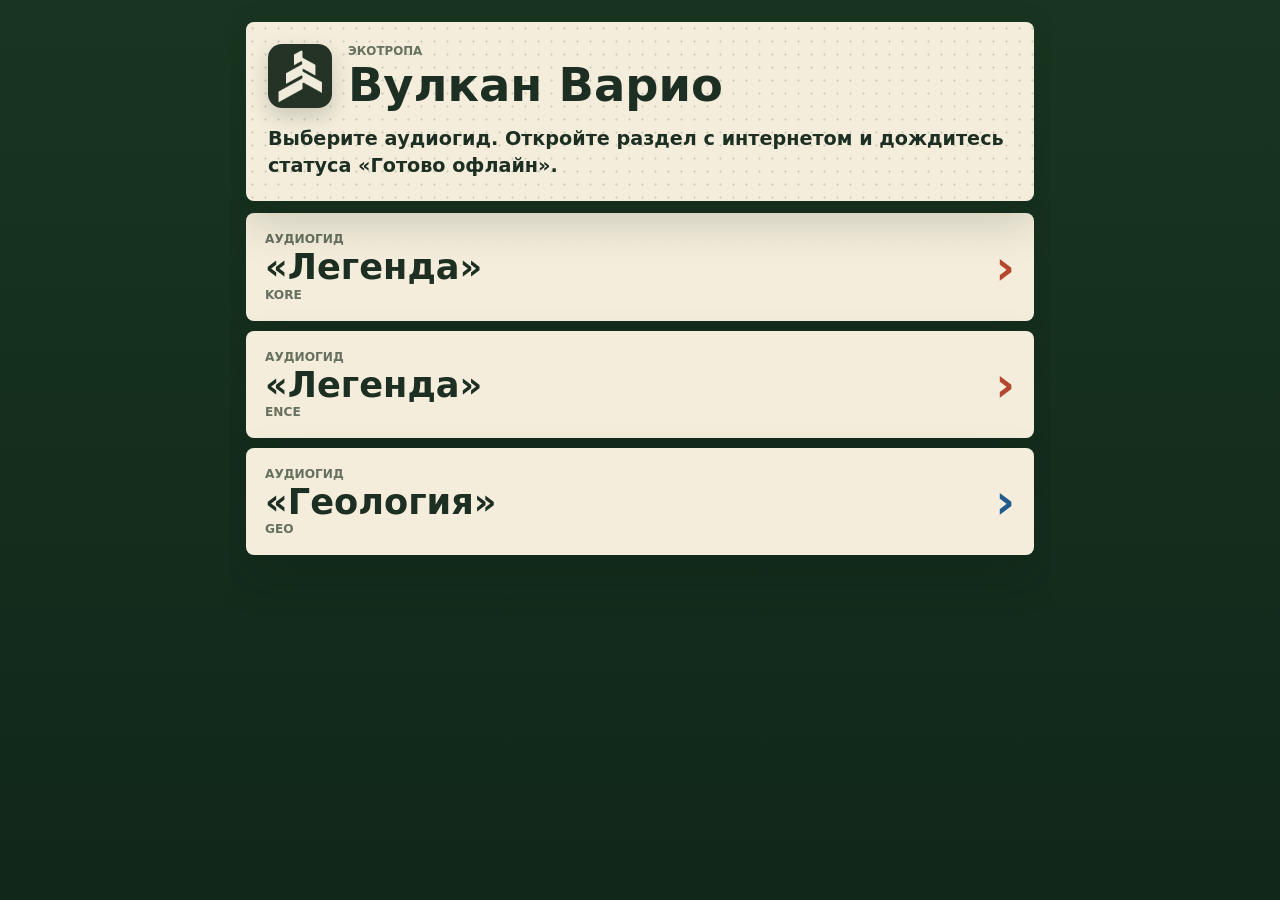
<file: index.html>
<!doctype html>
<html lang="ru">
  <head>
    <meta charset="utf-8">
    <meta name="viewport" content="width=device-width, initial-scale=1, viewport-fit=cover">
    <meta name="theme-color" content="#193521">
    <meta name="referrer" content="no-referrer">
    <meta http-equiv="Content-Security-Policy" content="default-src 'self'; base-uri 'none'; form-action 'none'; object-src 'none'; script-src 'self'; style-src 'self' 'unsafe-inline'; img-src 'self'; media-src 'self' blob:; connect-src 'self'; worker-src 'self'; manifest-src 'self'">
    <link rel="manifest" href="/manifest.webmanifest">
    <link rel="icon" href="/favicon.ico?v=16" sizes="any">
    <link rel="apple-touch-icon" href="/icon-192.png?v=16">
    <link rel="stylesheet" href="/styles.css?v=41">
    <title>Вулкан Варио</title>
  </head>
  <body>
    <main class="app app--home" aria-labelledby="app-title">
      <section class="hero home-hero">
        <header class="topbar">
          <img class="app-mark" src="/icon-192.png?v=16" width="56" height="56" alt="">
          <div>
            <p class="eyebrow">Экотропа</p>
            <h1 id="app-title">Вулкан Варио</h1>
          </div>
        </header>
        <p class="home-copy">Выберите аудиогид. Откройте раздел с интернетом и дождитесь статуса «Готово офлайн».</p>
      </section>

      <nav class="home-actions" aria-label="Аудиогиды">
        <a class="home-link home-link--legend" href="/kore/">
          <span>Аудиогид</span>
          <strong>«Легенда»</strong>
          <small>Kore</small>
        </a>
        <a class="home-link home-link--legend" href="/ence/">
          <span>Аудиогид</span>
          <strong>«Легенда»</strong>
          <small>Ence</small>
        </a>
        <a class="home-link home-link--geo" href="/geo/">
          <span>Аудиогид</span>
          <strong>«Геология»</strong>
          <small>Geo</small>
        </a>
      </nav>
    </main>
  </body>
</html>
</file>
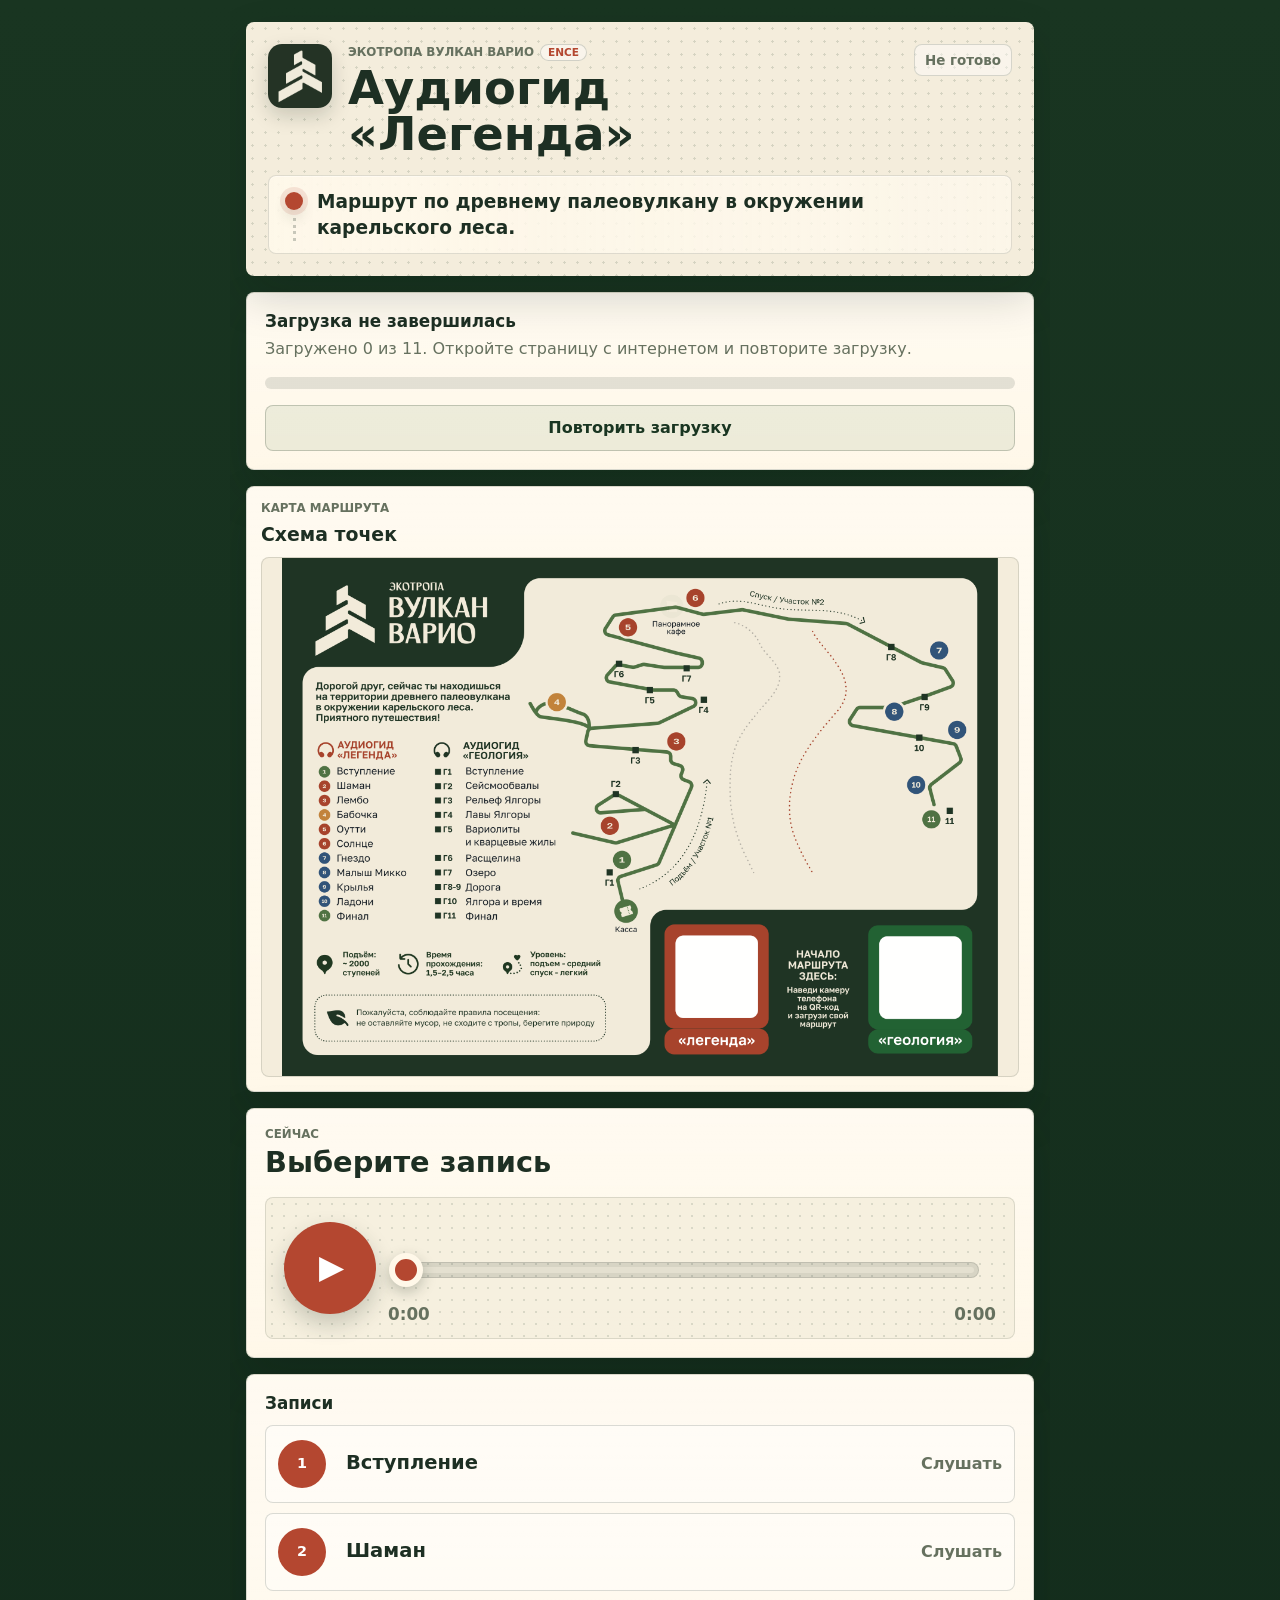
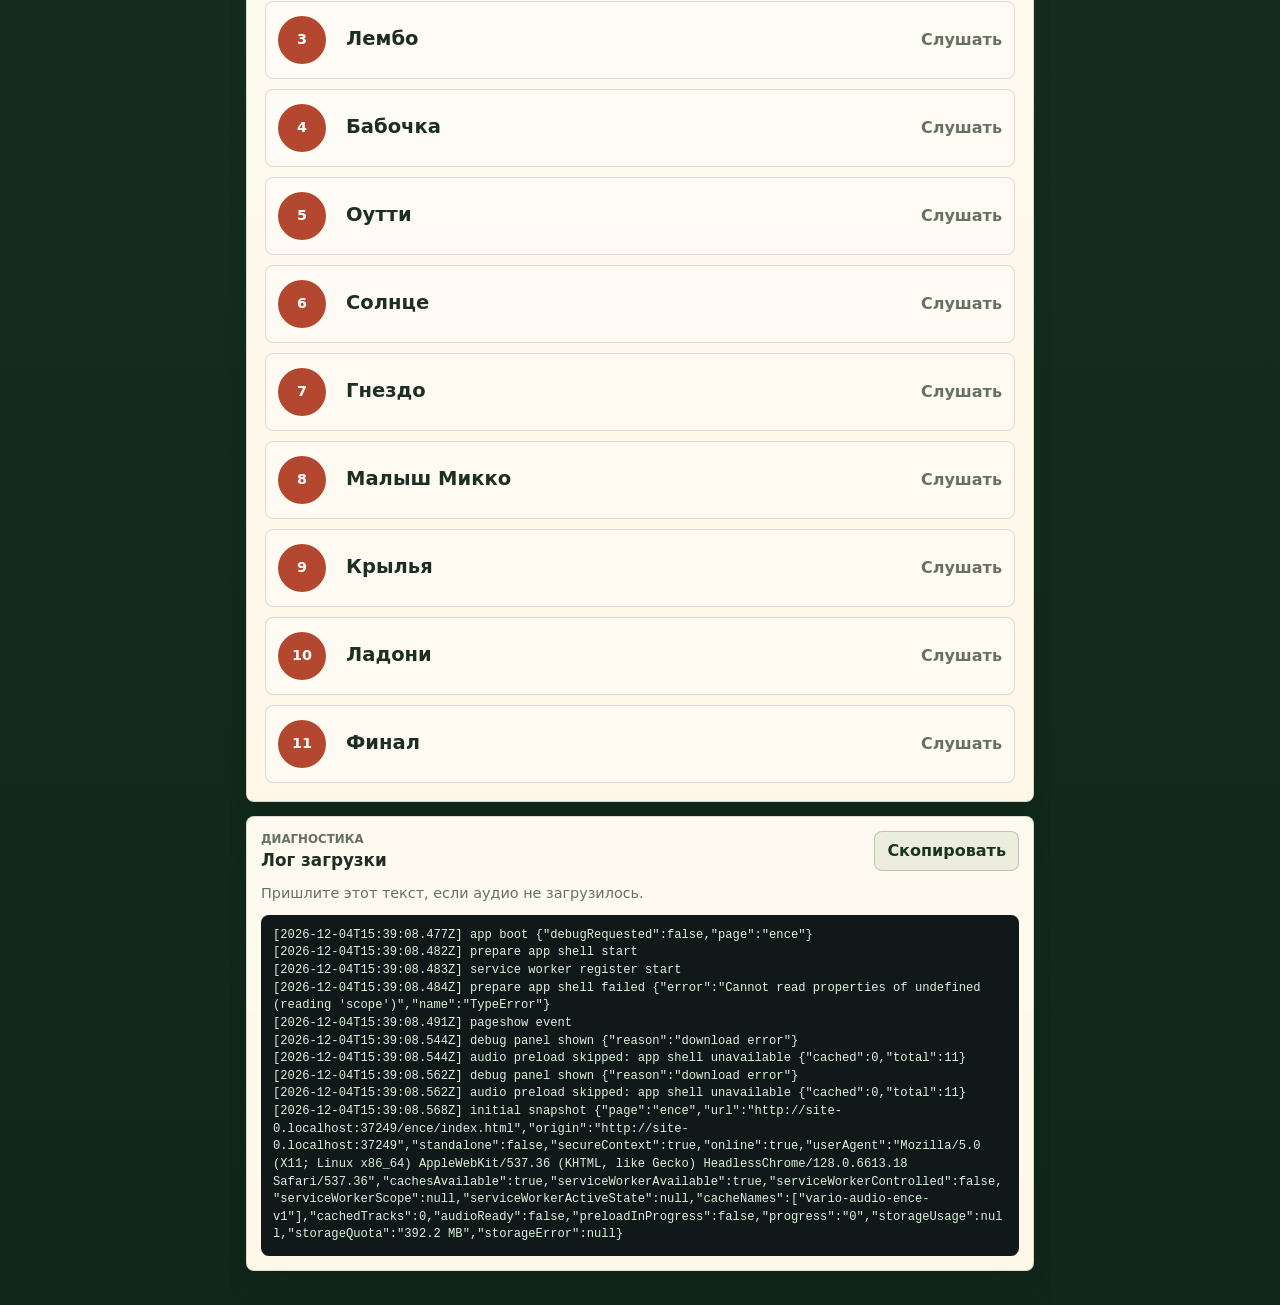
<file: ence/index.html>
<!doctype html>
<html lang="ru">
  <head>
    <meta charset="utf-8">
    <meta name="viewport" content="width=device-width, initial-scale=1, viewport-fit=cover">
    <meta name="theme-color" content="#193521">
    <meta name="referrer" content="no-referrer">
    <meta http-equiv="Content-Security-Policy" content="default-src 'self'; base-uri 'none'; form-action 'none'; object-src 'none'; script-src 'self'; style-src 'self' 'unsafe-inline'; img-src 'self'; media-src 'self' blob:; connect-src 'self'; worker-src 'self'; manifest-src 'self'">
    <meta name="apple-mobile-web-app-capable" content="yes">
    <meta name="apple-mobile-web-app-title" content="Вулкан Варио">
    <meta name="apple-mobile-web-app-status-bar-style" content="black-translucent">
    <link rel="manifest" href="/manifest-ence.webmanifest">
    <link rel="icon" href="/favicon.ico?v=16" sizes="any">
    <link rel="apple-touch-icon" href="/icon-192.png?v=16">
    <link rel="stylesheet" href="/styles.css?v=41">
    <script defer src="/app.js?v=41"></script>
    <title>Легенда | Вулкан Варио</title>
  </head>
  <body>
    <main class="app" aria-labelledby="app-title">
      <section class="hero">
        <header class="topbar">
          <img class="app-mark" src="/icon-192.png?v=16" width="56" height="56" alt="">
          <div>
            <p class="eyebrow-line"><span id="pageEyebrow" class="eyebrow">Аудиогид</span><span id="pageLabel" class="page-label" hidden></span></p>
            <h1 id="app-title">Вулкан Варио</h1>
          </div>
          <span id="connectionBadge" class="badge">Подготовка</span>
        </header>
        <p id="pageDescription" class="page-description"></p>
      </section>

      <section id="downloadSection" class="download" aria-live="polite">
        <div class="download__copy">
          <h2 id="downloadTitle">Загрузка аудио</h2>
          <p id="downloadText">Дождитесь окончания загрузки. После статуса «Готово офлайн» аудиогид можно открыть без интернета.</p>
        </div>
        <div id="progressBar" class="progress" role="progressbar" aria-valuemin="0" aria-valuemax="100" aria-valuenow="0" aria-label="Прогресс загрузки">
          <span id="progressFill"></span>
        </div>
        <button id="retryDownload" class="secondary-button" type="button" hidden>Повторить загрузку</button>
      </section>

      <section class="map-card" aria-labelledby="map-title">
        <div class="map-card__copy">
          <p class="eyebrow">Карта маршрута</p>
          <h2 id="map-title">Схема точек</h2>
        </div>
        <img class="map-card__image" src="/data/docs/map-preview.png" alt="Карта маршрута экотропы Вулкан Варио">
      </section>

      <section id="playerSection" class="player" aria-label="Плеер">
        <div class="now-playing">
          <p class="eyebrow">Сейчас</p>
          <h2 id="currentTitle">Выберите запись</h2>
        </div>
        <div class="audio-player">
          <button id="playPause" class="player-toggle" type="button" aria-label="Воспроизвести" disabled>
            <span id="playIcon" aria-hidden="true">▶</span>
          </button>
          <div class="player-main">
            <div id="seekWrap" class="seek-wrap">
              <div class="seek-track" aria-hidden="true">
                <span id="seekFill"></span>
                <span id="seekThumb"></span>
              </div>
              <input id="seekBar" class="seek-bar" type="range" min="0" max="100" value="0" step="0.1" aria-label="Позиция записи" disabled>
            </div>
            <div class="player-time" aria-hidden="true">
              <span id="currentTime">0:00</span>
              <span id="duration">0:00</span>
            </div>
          </div>
        </div>
        <audio id="audio" preload="metadata"></audio>
      </section>

      <section id="trackSection" class="track-section" aria-labelledby="track-list-title">
        <h2 id="track-list-title">Записи</h2>
        <div id="trackList" class="track-list"></div>
      </section>

      <section id="debugPanel" class="debug-panel" hidden aria-labelledby="debug-title">
        <div class="debug-panel__header">
          <div>
            <p class="eyebrow">Диагностика</p>
            <h2 id="debug-title">Лог загрузки</h2>
          </div>
          <button id="copyDebug" class="secondary-button debug-panel__copy" type="button">Скопировать</button>
        </div>
        <p class="debug-panel__hint">Пришлите этот текст, если аудио не загрузилось.</p>
        <pre id="debugLog" class="debug-log"></pre>
      </section>
    </main>
  </body>
</html>
</file>
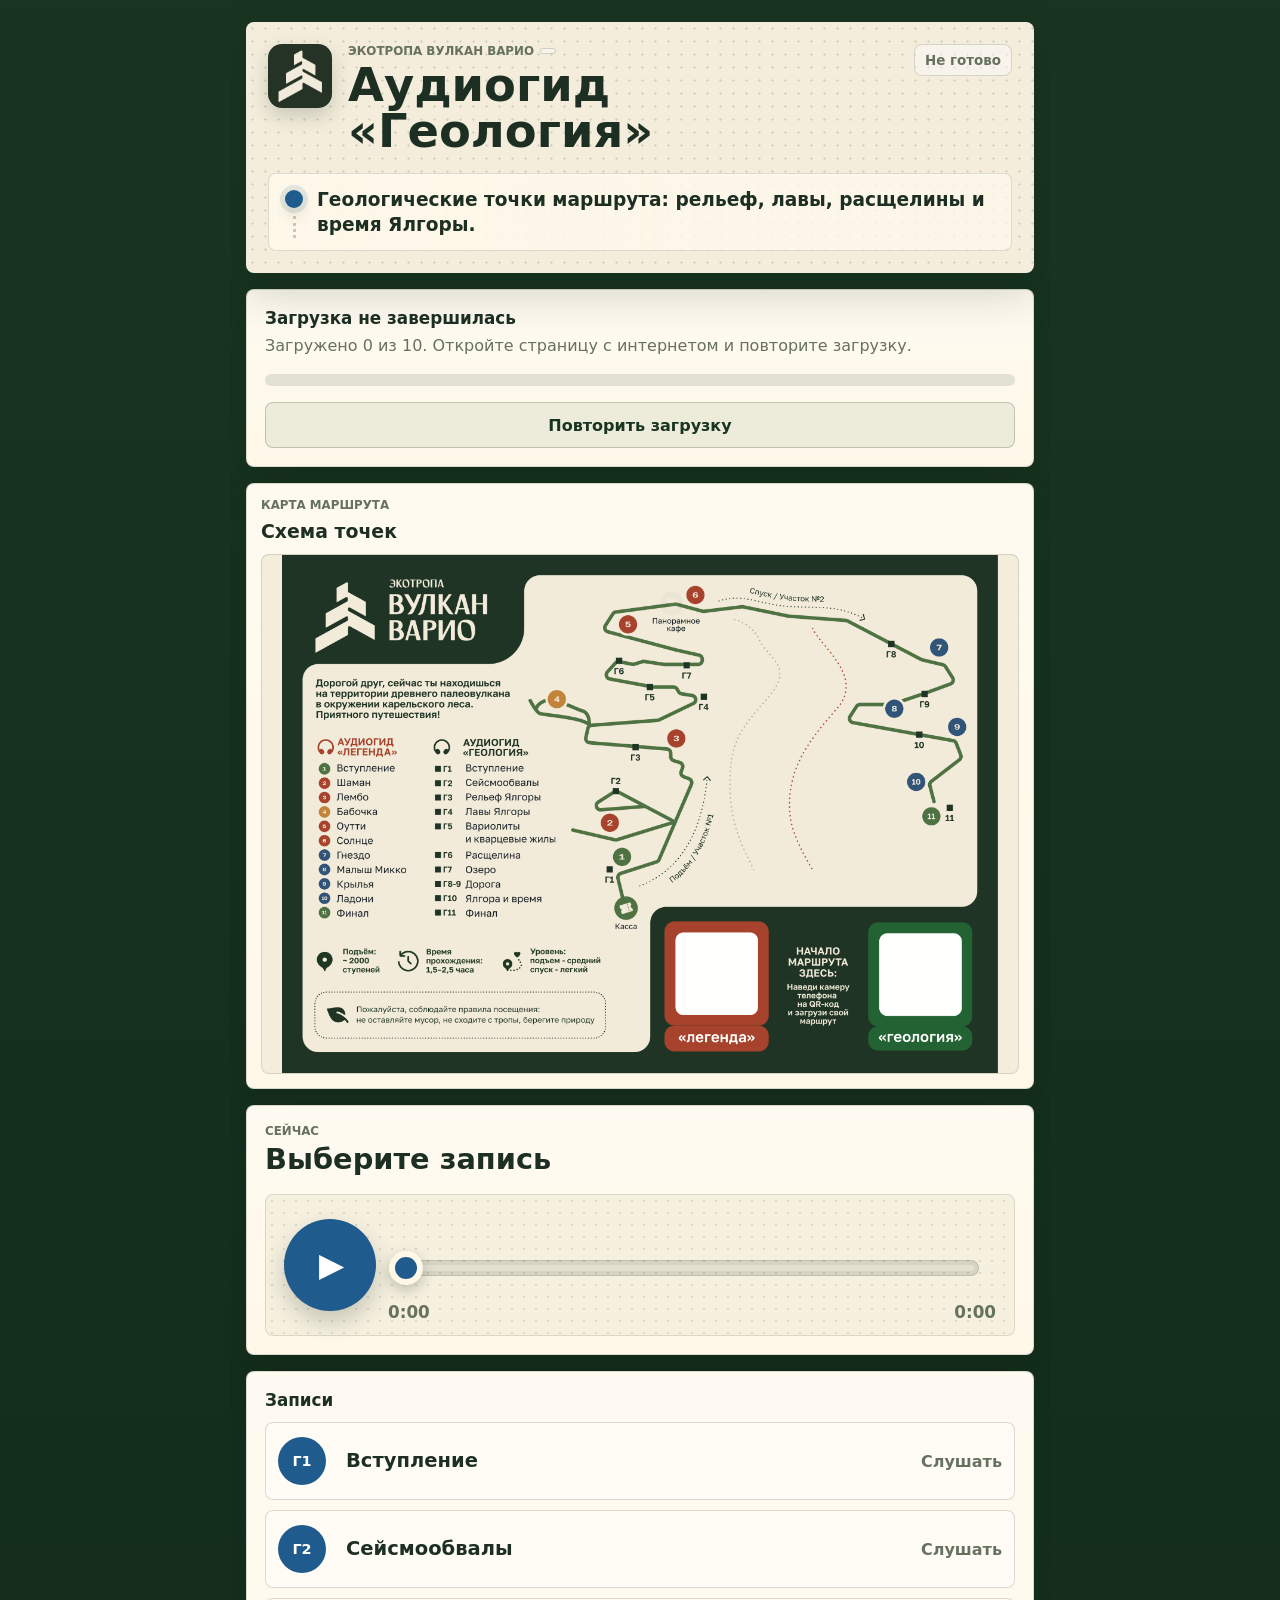
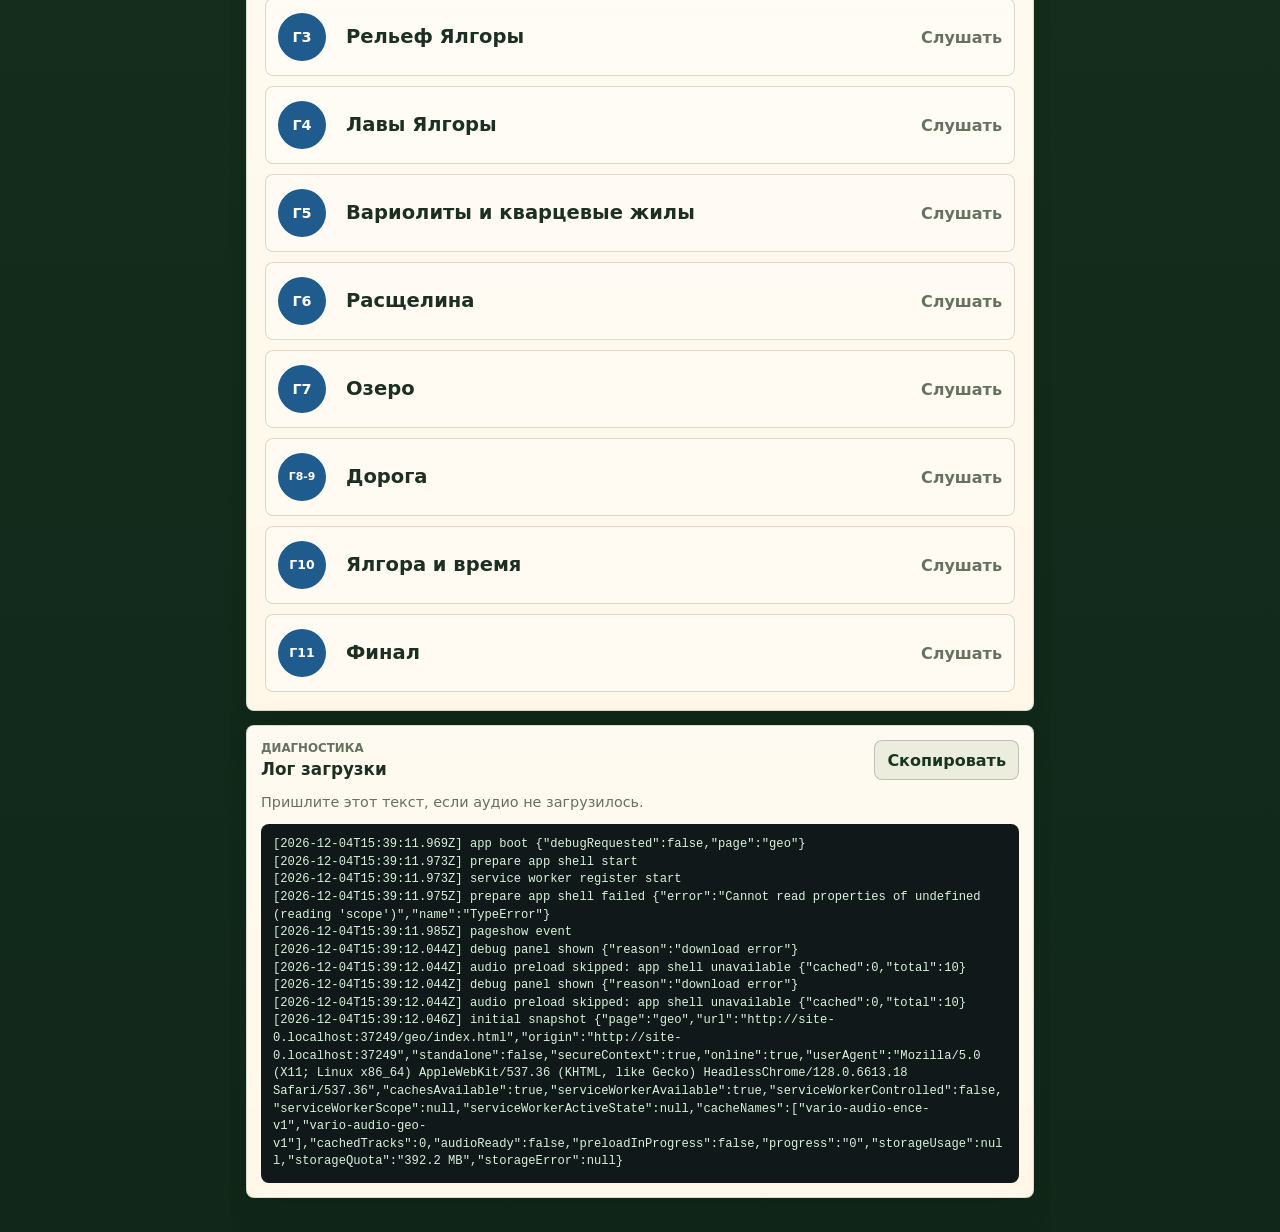
<file: geo/index.html>
<!doctype html>
<html lang="ru">
  <head>
    <meta charset="utf-8">
    <meta name="viewport" content="width=device-width, initial-scale=1, viewport-fit=cover">
    <meta name="theme-color" content="#193521">
    <meta name="referrer" content="no-referrer">
    <meta http-equiv="Content-Security-Policy" content="default-src 'self'; base-uri 'none'; form-action 'none'; object-src 'none'; script-src 'self'; style-src 'self' 'unsafe-inline'; img-src 'self'; media-src 'self' blob:; connect-src 'self'; worker-src 'self'; manifest-src 'self'">
    <meta name="apple-mobile-web-app-capable" content="yes">
    <meta name="apple-mobile-web-app-title" content="Вулкан Варио">
    <meta name="apple-mobile-web-app-status-bar-style" content="black-translucent">
    <link rel="manifest" href="/manifest-geo.webmanifest">
    <link rel="icon" href="/favicon.ico?v=16" sizes="any">
    <link rel="apple-touch-icon" href="/icon-192.png?v=16">
    <link rel="stylesheet" href="/styles.css?v=41">
    <script defer src="/app.js?v=41"></script>
    <title>Геология | Вулкан Варио</title>
  </head>
  <body>
    <main class="app" aria-labelledby="app-title">
      <section class="hero">
        <header class="topbar">
          <img class="app-mark" src="/icon-192.png?v=16" width="56" height="56" alt="">
          <div>
            <p class="eyebrow-line"><span id="pageEyebrow" class="eyebrow">Аудиогид</span><span id="pageLabel" class="page-label" hidden></span></p>
            <h1 id="app-title">Вулкан Варио</h1>
          </div>
          <span id="connectionBadge" class="badge">Подготовка</span>
        </header>
        <p id="pageDescription" class="page-description"></p>
      </section>

      <section id="downloadSection" class="download" aria-live="polite">
        <div class="download__copy">
          <h2 id="downloadTitle">Загрузка аудио</h2>
          <p id="downloadText">Дождитесь окончания загрузки. После статуса «Готово офлайн» аудиогид можно открыть без интернета.</p>
        </div>
        <div id="progressBar" class="progress" role="progressbar" aria-valuemin="0" aria-valuemax="100" aria-valuenow="0" aria-label="Прогресс загрузки">
          <span id="progressFill"></span>
        </div>
        <button id="retryDownload" class="secondary-button" type="button" hidden>Повторить загрузку</button>
      </section>

      <section class="map-card" aria-labelledby="map-title">
        <div class="map-card__copy">
          <p class="eyebrow">Карта маршрута</p>
          <h2 id="map-title">Схема точек</h2>
        </div>
        <img class="map-card__image" src="/data/docs/map-preview.png" alt="Карта маршрута экотропы Вулкан Варио">
      </section>

      <section id="playerSection" class="player" aria-label="Плеер">
        <div class="now-playing">
          <p class="eyebrow">Сейчас</p>
          <h2 id="currentTitle">Выберите запись</h2>
        </div>
        <div class="audio-player">
          <button id="playPause" class="player-toggle" type="button" aria-label="Воспроизвести" disabled>
            <span id="playIcon" aria-hidden="true">▶</span>
          </button>
          <div class="player-main">
            <div id="seekWrap" class="seek-wrap">
              <div class="seek-track" aria-hidden="true">
                <span id="seekFill"></span>
                <span id="seekThumb"></span>
              </div>
              <input id="seekBar" class="seek-bar" type="range" min="0" max="100" value="0" step="0.1" aria-label="Позиция записи" disabled>
            </div>
            <div class="player-time" aria-hidden="true">
              <span id="currentTime">0:00</span>
              <span id="duration">0:00</span>
            </div>
          </div>
        </div>
        <audio id="audio" preload="metadata"></audio>
      </section>

      <section id="trackSection" class="track-section" aria-labelledby="track-list-title">
        <h2 id="track-list-title">Записи</h2>
        <div id="trackList" class="track-list"></div>
      </section>

      <section id="debugPanel" class="debug-panel" hidden aria-labelledby="debug-title">
        <div class="debug-panel__header">
          <div>
            <p class="eyebrow">Диагностика</p>
            <h2 id="debug-title">Лог загрузки</h2>
          </div>
          <button id="copyDebug" class="secondary-button debug-panel__copy" type="button">Скопировать</button>
        </div>
        <p class="debug-panel__hint">Пришлите этот текст, если аудио не загрузилось.</p>
        <pre id="debugLog" class="debug-log"></pre>
      </section>
    </main>
  </body>
</html>
</file>
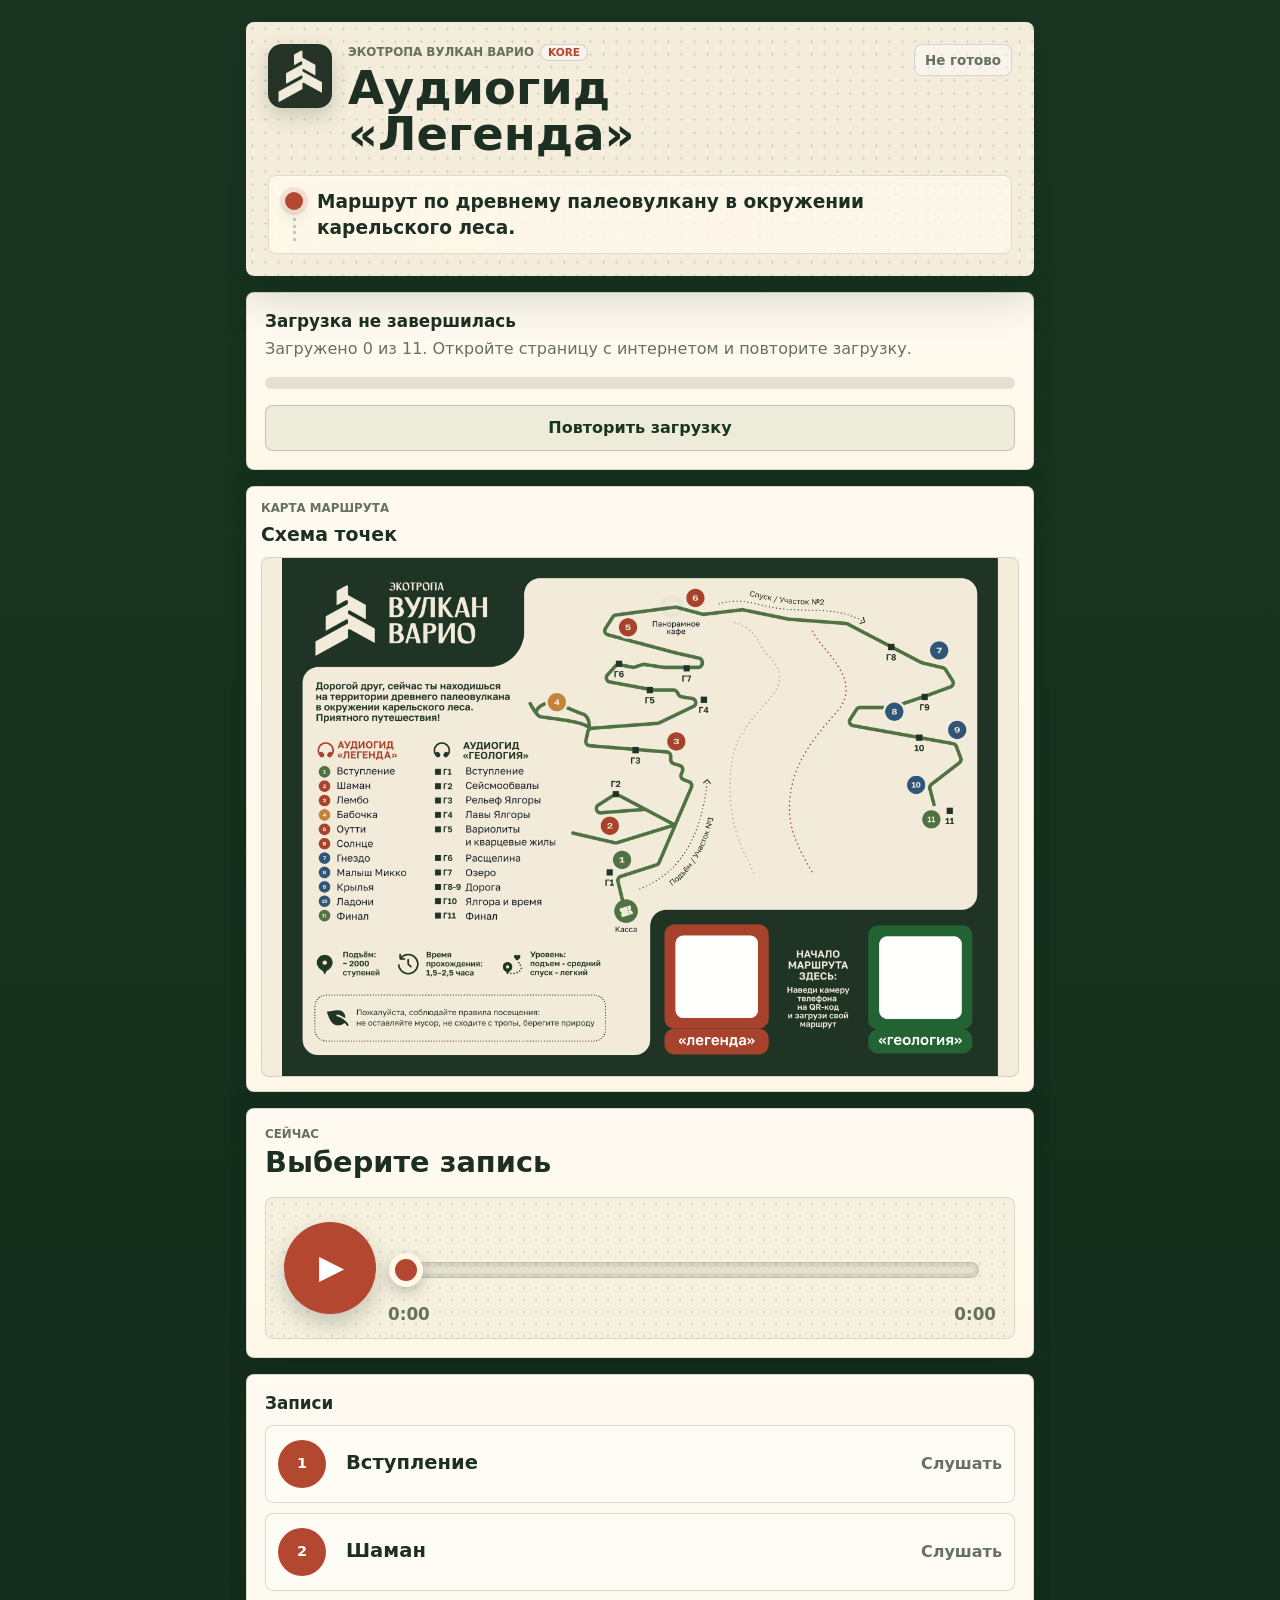
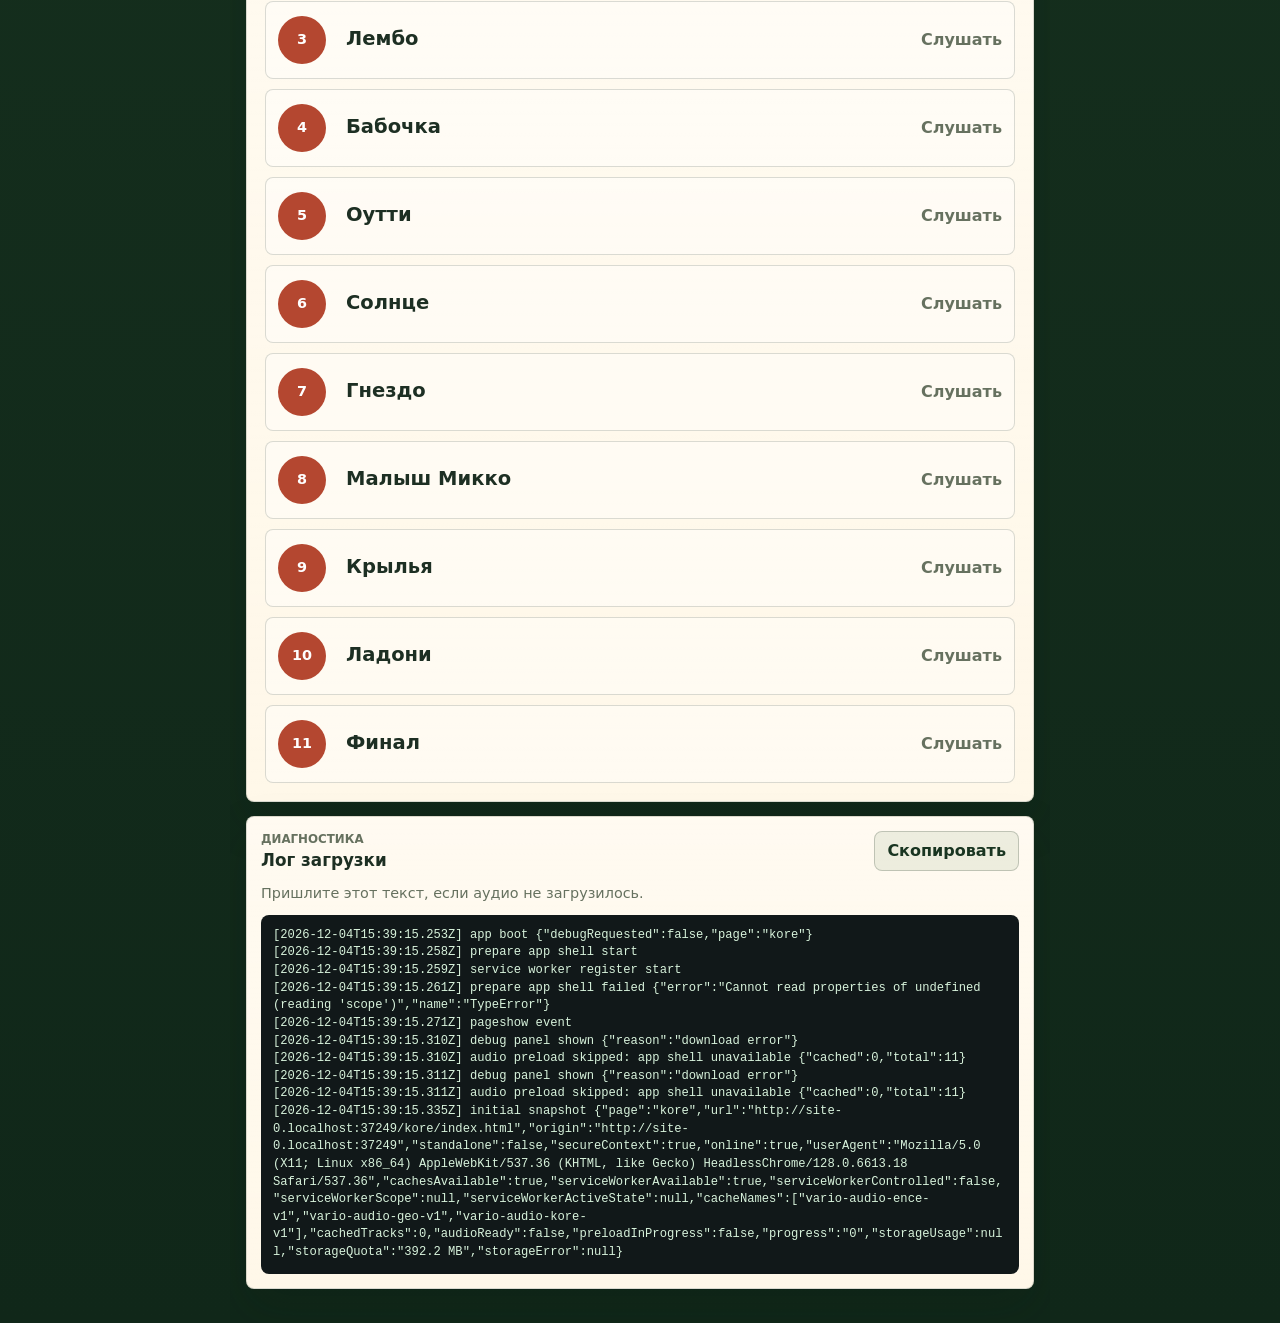
<file: kore/index.html>
<!doctype html>
<html lang="ru">
  <head>
    <meta charset="utf-8">
    <meta name="viewport" content="width=device-width, initial-scale=1, viewport-fit=cover">
    <meta name="theme-color" content="#193521">
    <meta name="referrer" content="no-referrer">
    <meta http-equiv="Content-Security-Policy" content="default-src 'self'; base-uri 'none'; form-action 'none'; object-src 'none'; script-src 'self'; style-src 'self' 'unsafe-inline'; img-src 'self'; media-src 'self' blob:; connect-src 'self'; worker-src 'self'; manifest-src 'self'">
    <meta name="apple-mobile-web-app-capable" content="yes">
    <meta name="apple-mobile-web-app-title" content="Вулкан Варио">
    <meta name="apple-mobile-web-app-status-bar-style" content="black-translucent">
    <link rel="manifest" href="/manifest-kore.webmanifest">
    <link rel="icon" href="/favicon.ico?v=16" sizes="any">
    <link rel="apple-touch-icon" href="/icon-192.png?v=16">
    <link rel="stylesheet" href="/styles.css?v=41">
    <script defer src="/app.js?v=41"></script>
    <title>Легенда | Вулкан Варио</title>
  </head>
  <body>
    <main class="app" aria-labelledby="app-title">
      <section class="hero">
        <header class="topbar">
          <img class="app-mark" src="/icon-192.png?v=16" width="56" height="56" alt="">
          <div>
            <p class="eyebrow-line"><span id="pageEyebrow" class="eyebrow">Аудиогид</span><span id="pageLabel" class="page-label" hidden></span></p>
            <h1 id="app-title">Вулкан Варио</h1>
          </div>
          <span id="connectionBadge" class="badge">Подготовка</span>
        </header>
        <p id="pageDescription" class="page-description"></p>
      </section>

      <section id="downloadSection" class="download" aria-live="polite">
        <div class="download__copy">
          <h2 id="downloadTitle">Загрузка аудио</h2>
          <p id="downloadText">Дождитесь окончания загрузки. После статуса «Готово офлайн» аудиогид можно открыть без интернета.</p>
        </div>
        <div id="progressBar" class="progress" role="progressbar" aria-valuemin="0" aria-valuemax="100" aria-valuenow="0" aria-label="Прогресс загрузки">
          <span id="progressFill"></span>
        </div>
        <button id="retryDownload" class="secondary-button" type="button" hidden>Повторить загрузку</button>
      </section>

      <section class="map-card" aria-labelledby="map-title">
        <div class="map-card__copy">
          <p class="eyebrow">Карта маршрута</p>
          <h2 id="map-title">Схема точек</h2>
        </div>
        <img class="map-card__image" src="/data/docs/map-preview.png" alt="Карта маршрута экотропы Вулкан Варио">
      </section>

      <section id="playerSection" class="player" aria-label="Плеер">
        <div class="now-playing">
          <p class="eyebrow">Сейчас</p>
          <h2 id="currentTitle">Выберите запись</h2>
        </div>
        <div class="audio-player">
          <button id="playPause" class="player-toggle" type="button" aria-label="Воспроизвести" disabled>
            <span id="playIcon" aria-hidden="true">▶</span>
          </button>
          <div class="player-main">
            <div id="seekWrap" class="seek-wrap">
              <div class="seek-track" aria-hidden="true">
                <span id="seekFill"></span>
                <span id="seekThumb"></span>
              </div>
              <input id="seekBar" class="seek-bar" type="range" min="0" max="100" value="0" step="0.1" aria-label="Позиция записи" disabled>
            </div>
            <div class="player-time" aria-hidden="true">
              <span id="currentTime">0:00</span>
              <span id="duration">0:00</span>
            </div>
          </div>
        </div>
        <audio id="audio" preload="metadata"></audio>
      </section>

      <section id="trackSection" class="track-section" aria-labelledby="track-list-title">
        <h2 id="track-list-title">Записи</h2>
        <div id="trackList" class="track-list"></div>
      </section>

      <section id="debugPanel" class="debug-panel" hidden aria-labelledby="debug-title">
        <div class="debug-panel__header">
          <div>
            <p class="eyebrow">Диагностика</p>
            <h2 id="debug-title">Лог загрузки</h2>
          </div>
          <button id="copyDebug" class="secondary-button debug-panel__copy" type="button">Скопировать</button>
        </div>
        <p class="debug-panel__hint">Пришлите этот текст, если аудио не загрузилось.</p>
        <pre id="debugLog" class="debug-log"></pre>
      </section>
    </main>
  </body>
</html>
</file>
<file: styles.css>
:root {
  color-scheme: light;
  --forest: #193521;
  --forest-deep: #102719;
  --forest-2: #254c2d;
  --paper: #f4eddc;
  --paper-2: #fff8e9;
  --ink: #1d2f23;
  --muted: #66715f;
  --line: rgba(29, 47, 35, 0.16);
  --legend: #b44730;
  --geo: #1f5b8d;
  --ready: #4f7f45;
  --shadow: 0 20px 45px rgba(10, 28, 16, 0.18);
}

* {
  box-sizing: border-box;
}

body {
  min-height: 100vh;
  margin: 0;
  background: linear-gradient(180deg, var(--forest) 0%, var(--forest-deep) 100%);
  color: var(--ink);
  font-family: Inter, ui-sans-serif, system-ui, -apple-system, BlinkMacSystemFont, "Segoe UI", sans-serif;
}

button,
audio {
  font: inherit;
}

button {
  -webkit-tap-highlight-color: transparent;
}

.app {
  width: min(560px, 100%);
  min-height: 100vh;
  overflow-x: hidden;
  margin: 0 auto;
  padding: max(12px, env(safe-area-inset-top)) 10px max(24px, env(safe-area-inset-bottom));
}

.app--home {
  display: grid;
  align-content: start;
  gap: 12px;
}

.hero {
  position: relative;
  overflow: hidden;
  display: grid;
  gap: 14px;
  border-radius: 8px;
  padding: 16px;
  background:
    radial-gradient(rgba(25, 53, 33, 0.14) 1px, transparent 1.2px) 0 0 / 13px 13px,
    var(--paper);
  box-shadow: var(--shadow);
}

.topbar {
  display: grid;
  grid-template-columns: 56px 1fr;
  gap: 12px;
  align-items: start;
}

.topbar > div {
  min-width: 0;
}

.app-mark {
  display: block;
  width: 56px;
  height: 56px;
  border-radius: 14px;
  box-shadow: 0 8px 20px rgba(10, 28, 16, 0.18);
}

.eyebrow {
  margin: 0 0 4px;
  color: var(--muted);
  font-size: 0.74rem;
  font-weight: 900;
  letter-spacing: 0;
  text-transform: uppercase;
}

.eyebrow-line {
  display: flex;
  flex-wrap: wrap;
  gap: 6px;
  align-items: center;
  margin: 0 0 4px;
}

.eyebrow-line .eyebrow {
  margin: 0;
}

.page-label {
  display: inline-flex;
  align-items: center;
  border: 1px solid rgba(29, 47, 35, 0.18);
  border-radius: 999px;
  padding: 2px 7px;
  background: rgba(255, 255, 255, 0.42);
  color: var(--accent-color);
  font-size: 0.66rem;
  font-weight: 900;
  line-height: 1;
  letter-spacing: 0;
}

h1,
h2,
p {
  overflow-wrap: anywhere;
}

h1 {
  margin: 0;
  color: var(--ink);
  font-size: clamp(1.62rem, 7.4vw, 2.9rem);
  line-height: 1;
  letter-spacing: 0;
  overflow-wrap: anywhere;
}

h2 {
  margin: 0;
  font-size: 1.05rem;
  letter-spacing: 0;
}

.page-description {
  position: relative;
  min-width: 0;
  max-width: none;
  margin: 0;
  border: 1px solid rgba(29, 47, 35, 0.14);
  border-radius: 8px;
  padding: 13px 14px 13px 48px;
  background:
    linear-gradient(90deg, rgba(255, 248, 233, 0.86), rgba(255, 248, 233, 0.56)),
    rgba(255, 255, 255, 0.34);
  color: var(--ink);
  font-size: clamp(1rem, 3.7vw, 1.16rem);
  font-weight: 850;
  line-height: 1.36;
  overflow-wrap: anywhere;
  box-shadow: inset 0 1px 0 rgba(255, 255, 255, 0.36);
}

.page-description::before {
  content: "";
  position: absolute;
  top: 16px;
  left: 16px;
  width: 18px;
  height: 18px;
  border-radius: 50%;
  background: var(--accent-color);
  box-shadow:
    0 0 0 5px rgba(180, 71, 48, 0.12),
    0 8px 14px rgba(29, 47, 35, 0.12);
}

body[data-page="geo"] .page-description::before {
  box-shadow:
    0 0 0 5px rgba(31, 91, 141, 0.12),
    0 8px 14px rgba(29, 47, 35, 0.12);
}

.page-description::after {
  content: "";
  position: absolute;
  top: 42px;
  bottom: 12px;
  left: 24px;
  border-left: 3px dotted rgba(29, 47, 35, 0.24);
}

.home-hero {
  min-height: 0;
}

.home-copy {
  margin: 0;
  color: var(--ink);
  font-size: clamp(1rem, 4vw, 1.2rem);
  font-weight: 850;
  line-height: 1.38;
}

.home-actions {
  display: grid;
  gap: 10px;
}

.home-link {
  display: grid;
  grid-template-columns: 1fr auto;
  gap: 3px 12px;
  min-height: 104px;
  align-items: center;
  border: 1px solid rgba(244, 237, 220, 0.18);
  border-radius: 8px;
  padding: 18px;
  background:
    radial-gradient(rgba(244, 237, 220, 0.16) 1px, transparent 1.2px) 0 0 / 13px 13px,
    var(--paper);
  color: var(--ink);
  text-decoration: none;
  box-shadow: var(--shadow);
}

.home-link::after {
  content: "›";
  grid-row: 1 / span 3;
  grid-column: 2;
  color: var(--accent-color);
  font-size: 3rem;
  font-weight: 900;
  line-height: 1;
}

.home-link span,
.home-link small {
  color: var(--muted);
  font-size: 0.76rem;
  font-weight: 900;
  letter-spacing: 0;
  text-transform: uppercase;
}

.home-link strong {
  color: var(--ink);
  font-size: clamp(1.45rem, 7vw, 2.2rem);
  line-height: 1;
}

.home-link--legend {
  --accent-color: var(--legend);
}

.home-link--geo {
  --accent-color: var(--geo);
}

.badge {
  display: inline-flex;
  width: fit-content;
  grid-column: 2;
  min-height: 32px;
  align-items: center;
  justify-content: center;
  border: 1px solid var(--line);
  border-radius: 8px;
  padding: 6px 10px;
  background: rgba(255, 255, 255, 0.42);
  color: var(--muted);
  font-size: 0.84rem;
  font-weight: 900;
  white-space: nowrap;
}

.badge.is-ready {
  border-color: rgba(79, 127, 69, 0.35);
  background: rgba(79, 127, 69, 0.13);
  color: var(--ready);
}

.route-nav {
  display: grid;
  grid-template-columns: repeat(3, minmax(0, 1fr));
  gap: 5px;
}

.route-link {
  display: inline-flex;
  min-height: 46px;
  align-items: center;
  justify-content: center;
  border: 1px solid var(--line);
  border-radius: 8px;
  padding: 7px 6px;
  background: rgba(255, 255, 255, 0.36);
  color: var(--ink);
  font-size: 0.84rem;
  font-weight: 900;
  line-height: 1.12;
  text-align: center;
  text-decoration: none;
}

.route-link.is-active {
  border-color: transparent;
  background: var(--accent-color, var(--legend));
  color: white;
}

body[data-page="geo"] {
  --accent-color: var(--geo);
}

body[data-page="legend"],
body[data-page="home"] {
  --accent-color: var(--legend);
}

.download,
.install,
.player,
.track-section,
.debug-panel {
  border: 1px solid var(--line);
  border-radius: 8px;
  background:
    linear-gradient(180deg, rgba(255, 255, 255, 0.36), rgba(255, 255, 255, 0)),
    var(--paper-2);
  box-shadow: var(--shadow);
}

.download {
  display: grid;
  gap: 16px;
  margin-top: 12px;
  padding: 14px;
}

.download[hidden],
.player[hidden],
.track-section[hidden] {
  display: none;
}

.download__copy p {
  margin: 6px 0 0;
  color: var(--muted);
  line-height: 1.5;
}

.progress {
  position: relative;
  height: 12px;
  overflow: hidden;
  border-radius: 999px;
  background: rgba(29, 47, 35, 0.12);
}

.progress span {
  display: block;
  width: 0%;
  height: 100%;
  border-radius: inherit;
  background: linear-gradient(90deg, var(--forest-2), var(--accent-color));
  transition: width 180ms ease;
}

.install {
  margin-top: 10px;
  padding: 14px;
}

.install[hidden] {
  display: none;
}

.map-card {
  display: grid;
  gap: 12px;
  margin-top: 12px;
  border: 1px solid var(--line);
  border-radius: 8px;
  padding: 14px;
  background:
    linear-gradient(180deg, rgba(255, 255, 255, 0.32), rgba(255, 255, 255, 0)),
    var(--paper-2);
  color: var(--ink);
  box-shadow: var(--shadow);
}

.map-card__image {
  display: block;
  width: 100%;
  max-height: 440px;
  border: 1px solid rgba(29, 47, 35, 0.14);
  border-radius: 8px;
  object-fit: contain;
  background: var(--paper);
}

.map-card__copy {
  display: grid;
  gap: 5px;
  min-width: 0;
}

.map-card__copy h2 {
  color: var(--ink);
  font-size: 1.18rem;
  font-weight: 900;
  line-height: 1.1;
}

.install--ios {
  display: grid;
  gap: 10px;
  margin-top: 8px;
  border-style: dashed;
  border-color: rgba(29, 47, 35, 0.26);
  padding: 12px 14px;
  background:
    radial-gradient(rgba(25, 53, 33, 0.12) 1px, transparent 1.2px) 0 0 / 12px 12px,
    rgba(244, 237, 220, 0.78);
  box-shadow: none;
}

.ios-install__header {
  display: grid;
  grid-template-columns: 34px 1fr;
  gap: 10px;
  align-items: center;
}

.ios-install__mark {
  display: inline-flex;
  width: 34px;
  height: 34px;
  align-items: center;
  justify-content: center;
  border-radius: 50%;
  background: var(--forest);
  color: white;
  font-size: 0.78rem;
  font-weight: 900;
}

.ios-install__header h2 {
  font-size: 1rem;
  line-height: 1.2;
}

.ios-steps {
  display: grid;
  gap: 8px;
  margin: 0;
  padding: 0;
  list-style: none;
}

.ios-steps li {
  display: grid;
  grid-template-columns: 24px 1fr;
  gap: 8px;
  align-items: start;
}

.ios-steps span {
  display: inline-flex;
  width: 22px;
  height: 22px;
  align-items: center;
  justify-content: center;
  border-radius: 50%;
  background: rgba(180, 71, 48, 0.15);
  color: var(--forest);
  font-size: 0.78rem;
  font-weight: 900;
}

.ios-steps p {
  margin: 1px 0 0;
  color: var(--ink);
  font-size: 0.88rem;
  font-weight: 800;
  line-height: 1.32;
}

.primary-button,
.secondary-button {
  width: 100%;
  min-height: 46px;
  border-radius: 8px;
  cursor: pointer;
  font-weight: 900;
}

.primary-button {
  border: 0;
  background: var(--accent-color);
  color: white;
}

.primary-button:disabled {
  cursor: wait;
  opacity: 0.58;
}

.secondary-button {
  border: 1px solid rgba(29, 47, 35, 0.22);
  background: rgba(79, 127, 69, 0.1);
  color: var(--forest);
}

.secondary-button[hidden] {
  display: none;
}

.primary-button:not(:disabled):active,
.secondary-button:active,
.track-button:not(:disabled):active {
  transform: translateY(1px);
}

.player {
  display: grid;
  gap: 18px;
  margin-top: 12px;
  padding: 18px;
}

.now-playing h2 {
  font-size: clamp(1.35rem, 5vw, 1.8rem);
}

audio {
  display: none;
}

.audio-player {
  display: grid;
  grid-template-columns: 74px minmax(0, 1fr);
  gap: 12px;
  align-items: center;
  min-height: 132px;
  border: 1px solid rgba(29, 47, 35, 0.13);
  border-radius: 8px;
  padding: 16px;
  background:
    radial-gradient(rgba(25, 53, 33, 0.13) 1px, transparent 1.2px) 0 0 / 12px 12px,
    rgba(244, 237, 220, 0.78);
}

.player-toggle {
  display: inline-flex;
  width: 74px;
  height: 74px;
  align-items: center;
  justify-content: center;
  border: 0;
  border-radius: 50%;
  background: var(--accent-color);
  color: white;
  box-shadow: 0 10px 22px rgba(29, 47, 35, 0.22);
  cursor: pointer;
  font-size: 2.05rem;
  font-weight: 900;
  line-height: 1;
  -webkit-tap-highlight-color: transparent;
}

.player-toggle span {
  display: inline-block;
  margin-left: 3px;
}

.player-toggle.is-playing span {
  margin-left: 0;
  transform: translateY(-1px);
}

.player-toggle:disabled {
  cursor: wait;
  filter: grayscale(0.55);
  opacity: 0.56;
}

.player-toggle:not(:disabled):active {
  transform: translateY(1px);
}

.player-main {
  display: grid;
  gap: 14px;
  min-width: 0;
  transform: translateY(17px);
}

.seek-wrap {
  --seek-progress: 0%;
  position: relative;
  height: 44px;
}

.seek-track {
  position: absolute;
  right: 17px;
  left: 17px;
  top: 14px;
  height: 16px;
  overflow: visible;
  border: 1px solid rgba(29, 47, 35, 0.12);
  border-radius: 999px;
  background: rgba(29, 47, 35, 0.14);
}

.seek-track::after {
  content: "";
  position: absolute;
  inset: 4px;
  border-radius: inherit;
  background: rgba(255, 248, 233, 0.32);
}

.seek-track span {
  position: absolute;
  display: block;
}

#seekFill {
  top: 0;
  bottom: 0;
  left: 0;
  overflow: hidden;
  width: var(--seek-progress);
  border-radius: inherit;
  background: linear-gradient(90deg, var(--forest-2), var(--accent-color));
}

#seekThumb {
  top: 50%;
  left: var(--seek-progress);
  z-index: 2;
  width: 34px;
  height: 34px;
  border: 6px solid var(--paper-2);
  border-radius: 50%;
  background: var(--accent-color);
  box-shadow: 0 5px 14px rgba(29, 47, 35, 0.26);
  transform: translate(-50%, -50%);
}

.seek-bar {
  position: absolute;
  inset: 0;
  -webkit-appearance: none;
  appearance: none;
  width: 100%;
  height: 44px;
  margin: 0;
  opacity: 0.01;
  cursor: pointer;
}

.seek-bar:disabled {
  cursor: wait;
  opacity: 0.01;
}

.seek-bar::-webkit-slider-runnable-track {
  height: 44px;
  background: transparent;
}

.seek-bar::-webkit-slider-thumb {
  -webkit-appearance: none;
  width: 44px;
  height: 44px;
  background: transparent;
}

.seek-bar::-moz-range-track {
  height: 44px;
  background: transparent;
}

.seek-bar::-moz-range-progress {
  background: transparent;
}

.seek-bar::-moz-range-thumb {
  width: 44px;
  height: 44px;
  border: 0;
  background: transparent;
}

.player-time {
  display: flex;
  justify-content: space-between;
  gap: 12px;
  color: var(--muted);
  font-size: 1.05rem;
  font-weight: 900;
  line-height: 1;
}

.track-section {
  margin-top: 12px;
  padding: 14px;
}

.track-section > h2 {
  margin-bottom: 12px;
}

.track-list {
  display: grid;
  gap: 10px;
}

.track-button {
  display: grid;
  grid-template-columns: 48px 1fr;
  gap: 8px 10px;
  width: 100%;
  min-height: 84px;
  align-items: center;
  border: 1px solid var(--line);
  border-radius: 8px;
  padding: 10px 12px;
  background: rgba(255, 255, 255, 0.4);
  color: var(--ink);
  cursor: pointer;
  text-align: left;
  transition: border-color 150ms ease, box-shadow 150ms ease, transform 150ms ease;
}

.track-button:disabled {
  cursor: wait;
  opacity: 0.56;
}

.track-button.is-active {
  border-color: color-mix(in srgb, var(--accent-color), white 25%);
  background: rgba(255, 255, 255, 0.62);
  box-shadow: 0 10px 24px rgba(29, 47, 35, 0.1);
}

.track-number {
  display: inline-flex;
  width: 48px;
  height: 48px;
  align-items: center;
  justify-content: center;
  border-radius: 50%;
  background: var(--accent-color);
  color: white;
  font-size: 0.9rem;
  font-weight: 900;
  line-height: 1;
  padding: 0;
  white-space: nowrap;
}

.track-number[data-length="3"] {
  font-size: 0.78rem;
}

.track-number[data-length="4"] {
  font-size: 0.68rem;
  letter-spacing: 0;
}

.track-title {
  min-width: 0;
  font-size: 1.22rem;
  font-weight: 900;
  line-height: 1.25;
  overflow-wrap: anywhere;
}

.track-state {
  grid-column: 2;
  color: var(--muted);
  font-size: 1rem;
  font-weight: 900;
}

.track-button.is-active .track-state {
  color: var(--accent-color);
}

.debug-panel {
  display: grid;
  gap: 12px;
  margin-top: 14px;
  padding: 14px;
}

.debug-panel[hidden] {
  display: none;
}

.debug-panel__header {
  display: grid;
  grid-template-columns: 1fr;
  gap: 12px;
  align-items: center;
}

.debug-panel__copy {
  width: 100%;
  min-height: 40px;
  padding: 0 12px;
}

.debug-panel__hint {
  margin: 0;
  color: var(--muted);
  font-size: 0.9rem;
  line-height: 1.4;
}

.debug-log {
  max-height: 420px;
  overflow: auto;
  margin: 0;
  border-radius: 8px;
  padding: 12px;
  background: #111819;
  color: #d8f3dc;
  font-family: ui-monospace, SFMono-Regular, Menlo, Monaco, Consolas, "Liberation Mono", monospace;
  font-size: 0.76rem;
  line-height: 1.45;
  white-space: pre-wrap;
  word-break: break-word;
}

@media (min-width: 700px) {
  .app {
    width: min(820px, 100%);
    padding: max(22px, env(safe-area-inset-top)) 16px max(34px, env(safe-area-inset-bottom));
  }

  .hero {
    gap: 18px;
    padding: 22px;
  }

  .topbar {
    grid-template-columns: 64px 1fr auto;
    gap: 16px;
  }

  .app-mark {
    width: 64px;
    height: 64px;
  }

  .badge {
    grid-column: auto;
  }

  .route-nav {
    gap: 10px;
  }

  .route-link {
    padding: 8px 10px;
    font-size: 0.92rem;
  }

  .download,
  .player,
  .track-section,
  .map-card {
    margin-top: 16px;
  }

  .map-card__image {
    max-height: 520px;
  }

  .download,
  .player,
  .track-section {
    padding: 18px;
  }

  .audio-player {
    grid-template-columns: 92px 1fr;
    min-height: 142px;
    padding: 18px;
  }

  .player-toggle {
    width: 92px;
    height: 92px;
  }

  .player-main {
    transform: translateY(18px);
  }

  .track-button {
    grid-template-columns: 56px 1fr auto;
    gap: 12px;
    min-height: 78px;
    align-items: center;
  }

  .track-state {
    grid-column: auto;
    white-space: nowrap;
  }

  .debug-panel__header {
    grid-template-columns: 1fr auto;
  }

  .debug-panel__copy {
    width: auto;
    min-width: 128px;
  }
}

@media (max-width: 360px) {
  .app {
    padding-right: 8px;
    padding-left: 8px;
  }

  .hero,
  .download,
  .player,
  .track-section,
  .map-card {
    padding: 12px;
  }

  .map-card__image {
    max-height: 380px;
  }

  .topbar {
    grid-template-columns: 52px 1fr;
    gap: 10px;
  }

  .app-mark {
    width: 52px;
    height: 52px;
  }

  .audio-player {
    grid-template-columns: 68px minmax(0, 1fr);
    gap: 10px;
    padding: 12px;
  }

  .player-toggle {
    width: 68px;
    height: 68px;
  }

  .route-link {
    font-size: 0.78rem;
  }
}
</file>
